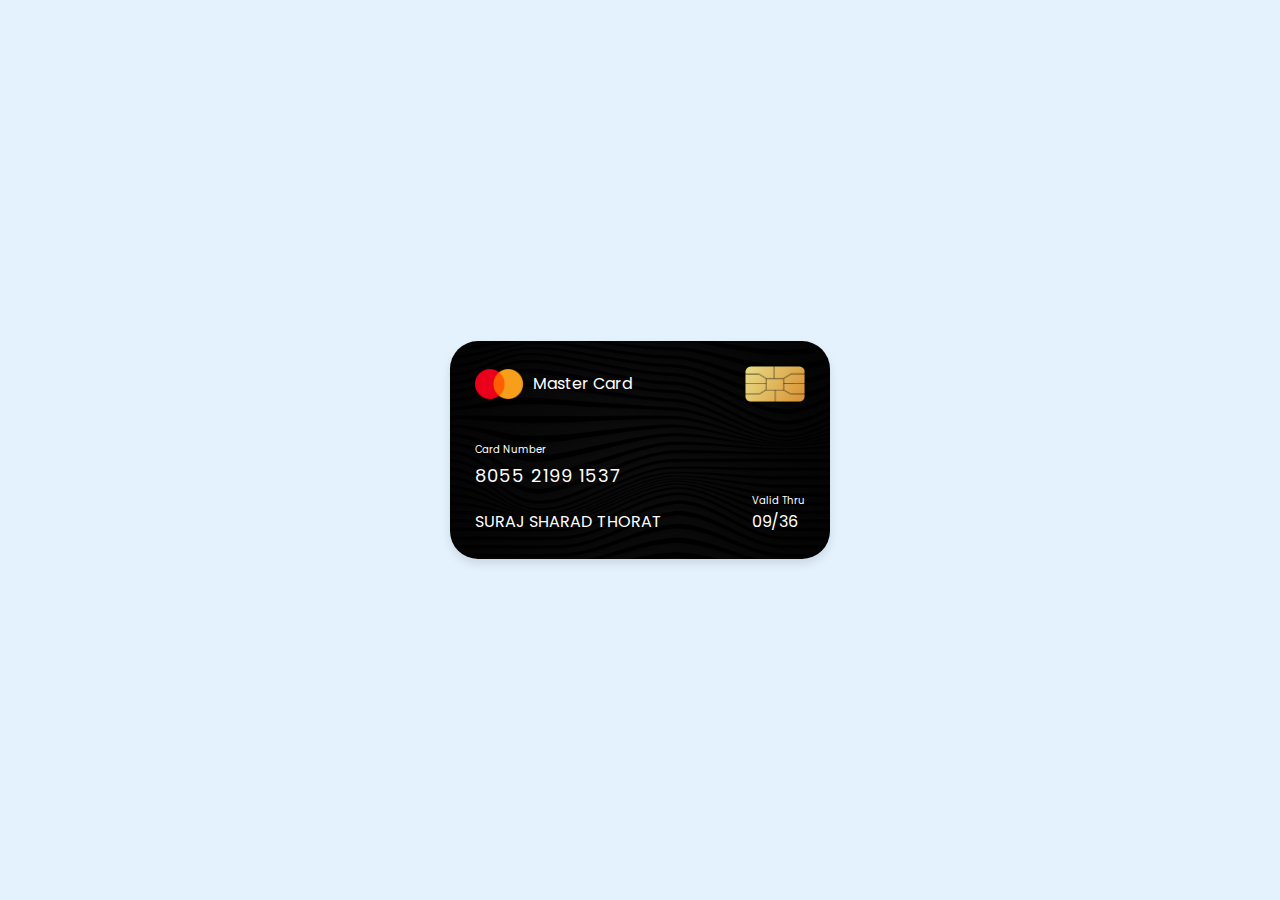
<file: Credit Card UI Design- Starting File/index.html>
<!DOCTYPE html>
<!-- Coding by CodingLab | www.codinglabweb.com-->
<html lang="en">
  <head>
    <meta charset="UTF-8" />
    <meta http-equiv="X-UA-Compatible" content="IE=edge" />
    <meta name="viewport" content="width=device-width, initial-scale=1.0" />
    <title>Credit Card Ui Design</title>
    <link rel="stylesheet" href="style.css" />
  </head>
  <body>
      <div class="container">
      <header>
        <span class="logo">
          <img src="images/logo.png" alt="" />
          <h5>Master Card</h5>
        </span>
        <img src="images/chip.png" alt="" class="chip" />
      </header>
      <div class="card-details">
        <div class="name-number">
          <h6>Card Number</h6>
          <h5 class="number">8055 2199 1537</h5>
          <h5 class="name">SURAJ SHARAD THORAT</h5>
        </div>
        <div class="valid-date">
          <h6>Valid Thru</h6>
          <h5>09/36</h5>
        </div>
      </div>
    </div>
  </body>
</html>
</file>
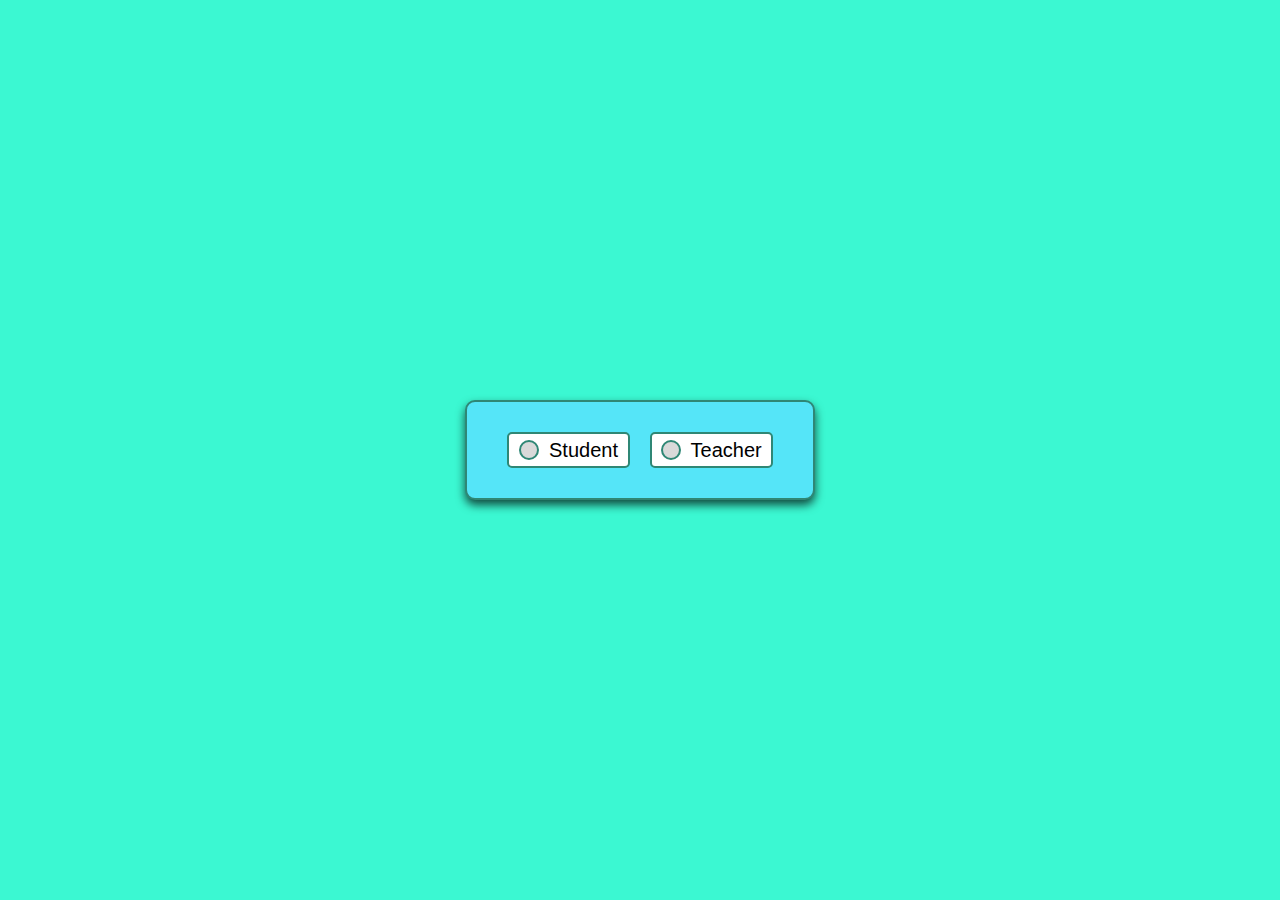
<file: Custom Radio Buttons/index.html>
<!DOCTYPE html>
<html lang="en">
<head>
    <meta charset="UTF-8">
    <meta name="viewport" content="width=device-width, initial-scale=1.0">
    <link rel="stylesheet" href="styles.css">
    <title>Document</title>
</head>
<body>
<div class="wrapper">
  <input type="radio" name="select" id="option-1">
  <input type="radio" name="select" id="option-2">

  <label for="option-1" class="option option-1">
    <div class="dot"></div>
    <span>Student</span>
  </label>

  <label for="option-2" class="option option-2">
    <div class="dot"></div>
    <span>Teacher</span>
  </label>
</div>

    
    
</body>

</html>
</file>
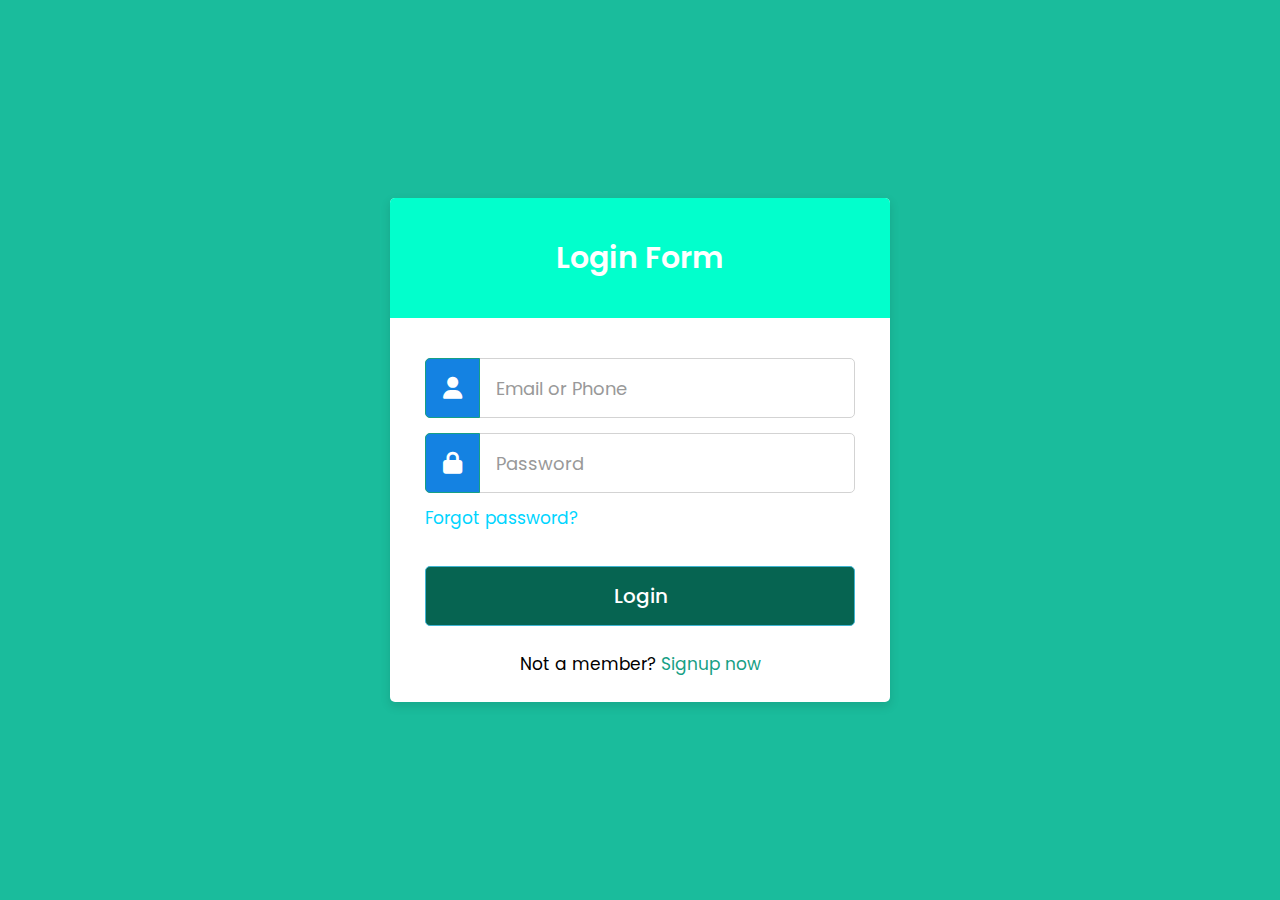
<file: LOGIN FORM/index.html>
<!DOCTYPE html>
<html lang="en">
<head>
  <meta charset="utf-8" />
  <meta name="viewport" content="width=device-width, initial-scale=1.0" />
  <title>Responsive Login Form HTML CSS </title>
  <link rel="stylesheet" href="styles.css" />
  <!-- Font Awesome CDN link for icons -->
  <link rel="stylesheet" href="https://cdnjs.cloudflare.com/ajax/libs/font-awesome/6.6.0/css/all.min.css" />
</head>
<body>
  <div class="wrapper">
    <div class="title"><span>Login Form</span></div>
    <form action="#">
      <div class="row">
        <i class="fas fa-user"></i>
        <input type="text" placeholder="Email or Phone" required />
      </div>
      <div class="row">
        <i class="fas fa-lock"></i>
        <input type="password" placeholder="Password" required />
      </div>
      <div class="pass"><a href="#">Forgot password?</a></div>
      <div class="row button">
        <input type="submit" value="Login" />
      </div>
      <div class="signup-link">Not a member? <a href="#">Signup now</a></div>
    </form>
  </div>
</body>
</html>
</file>
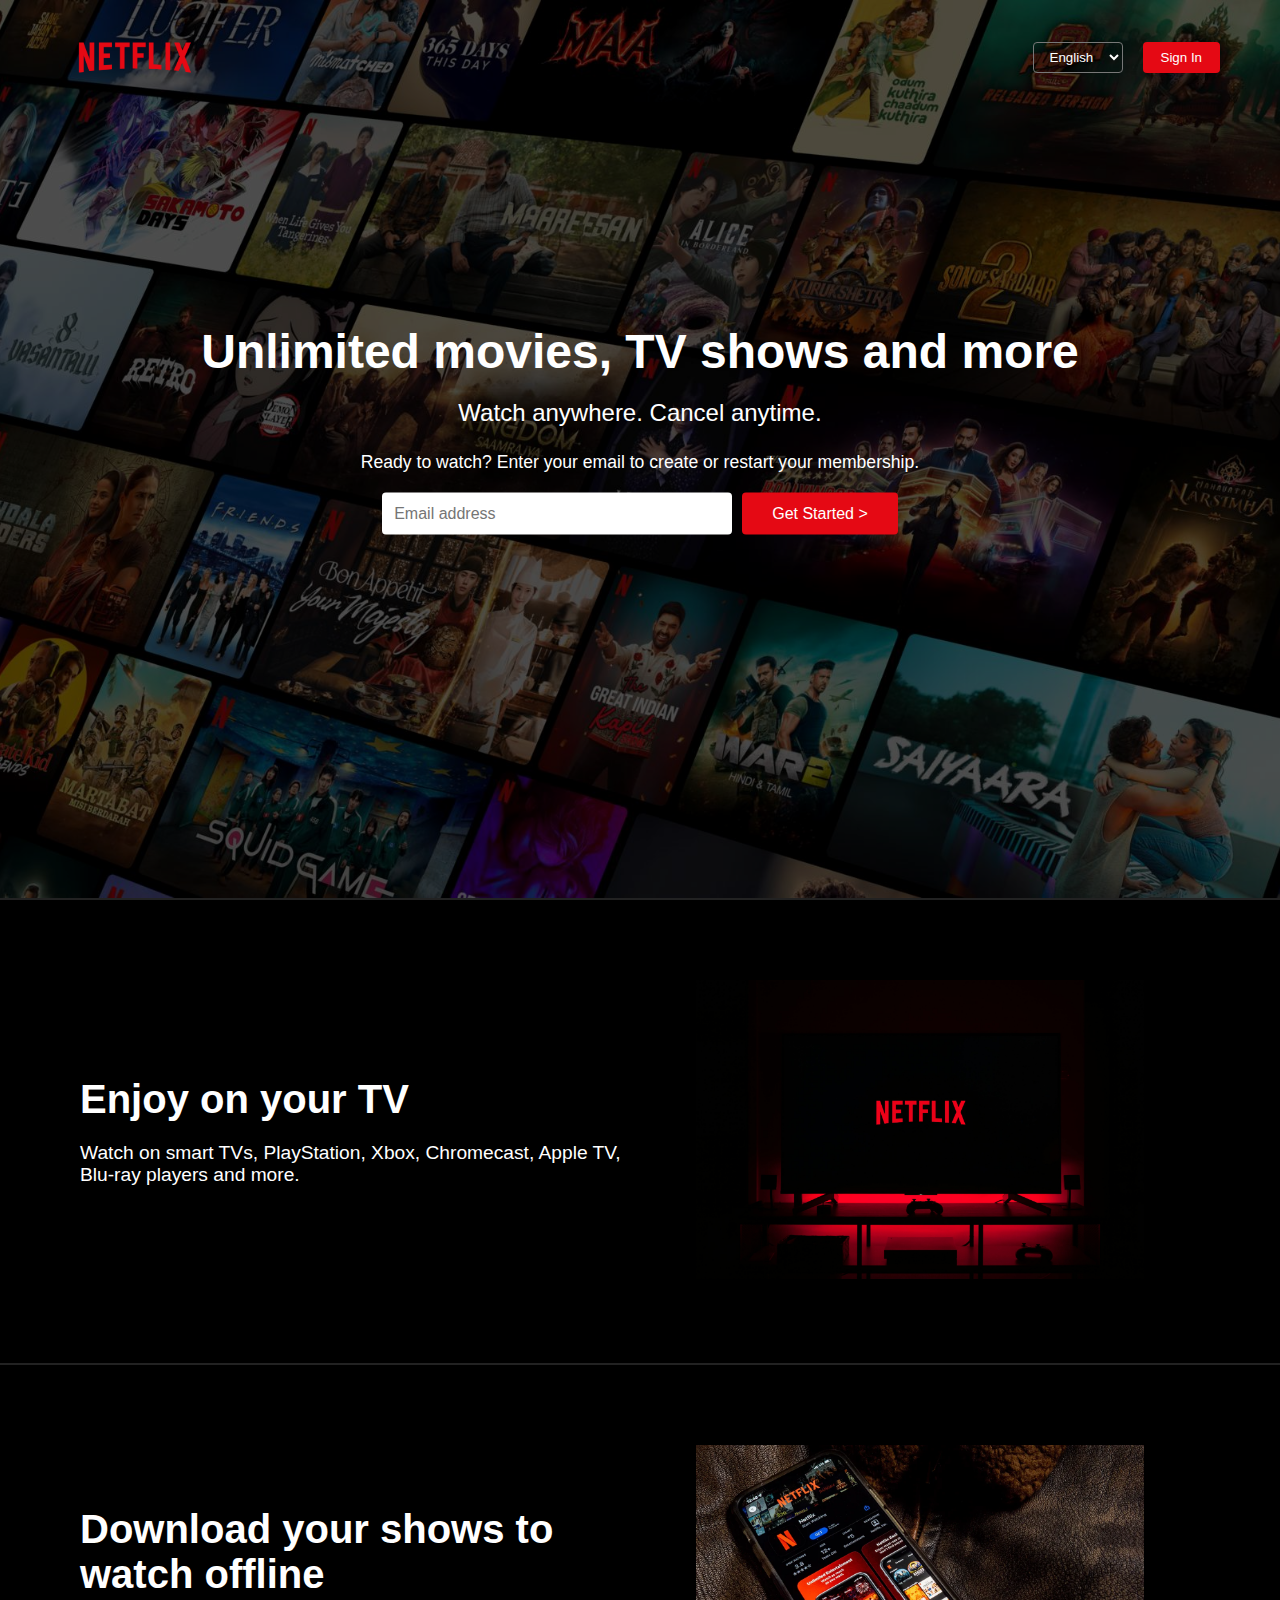
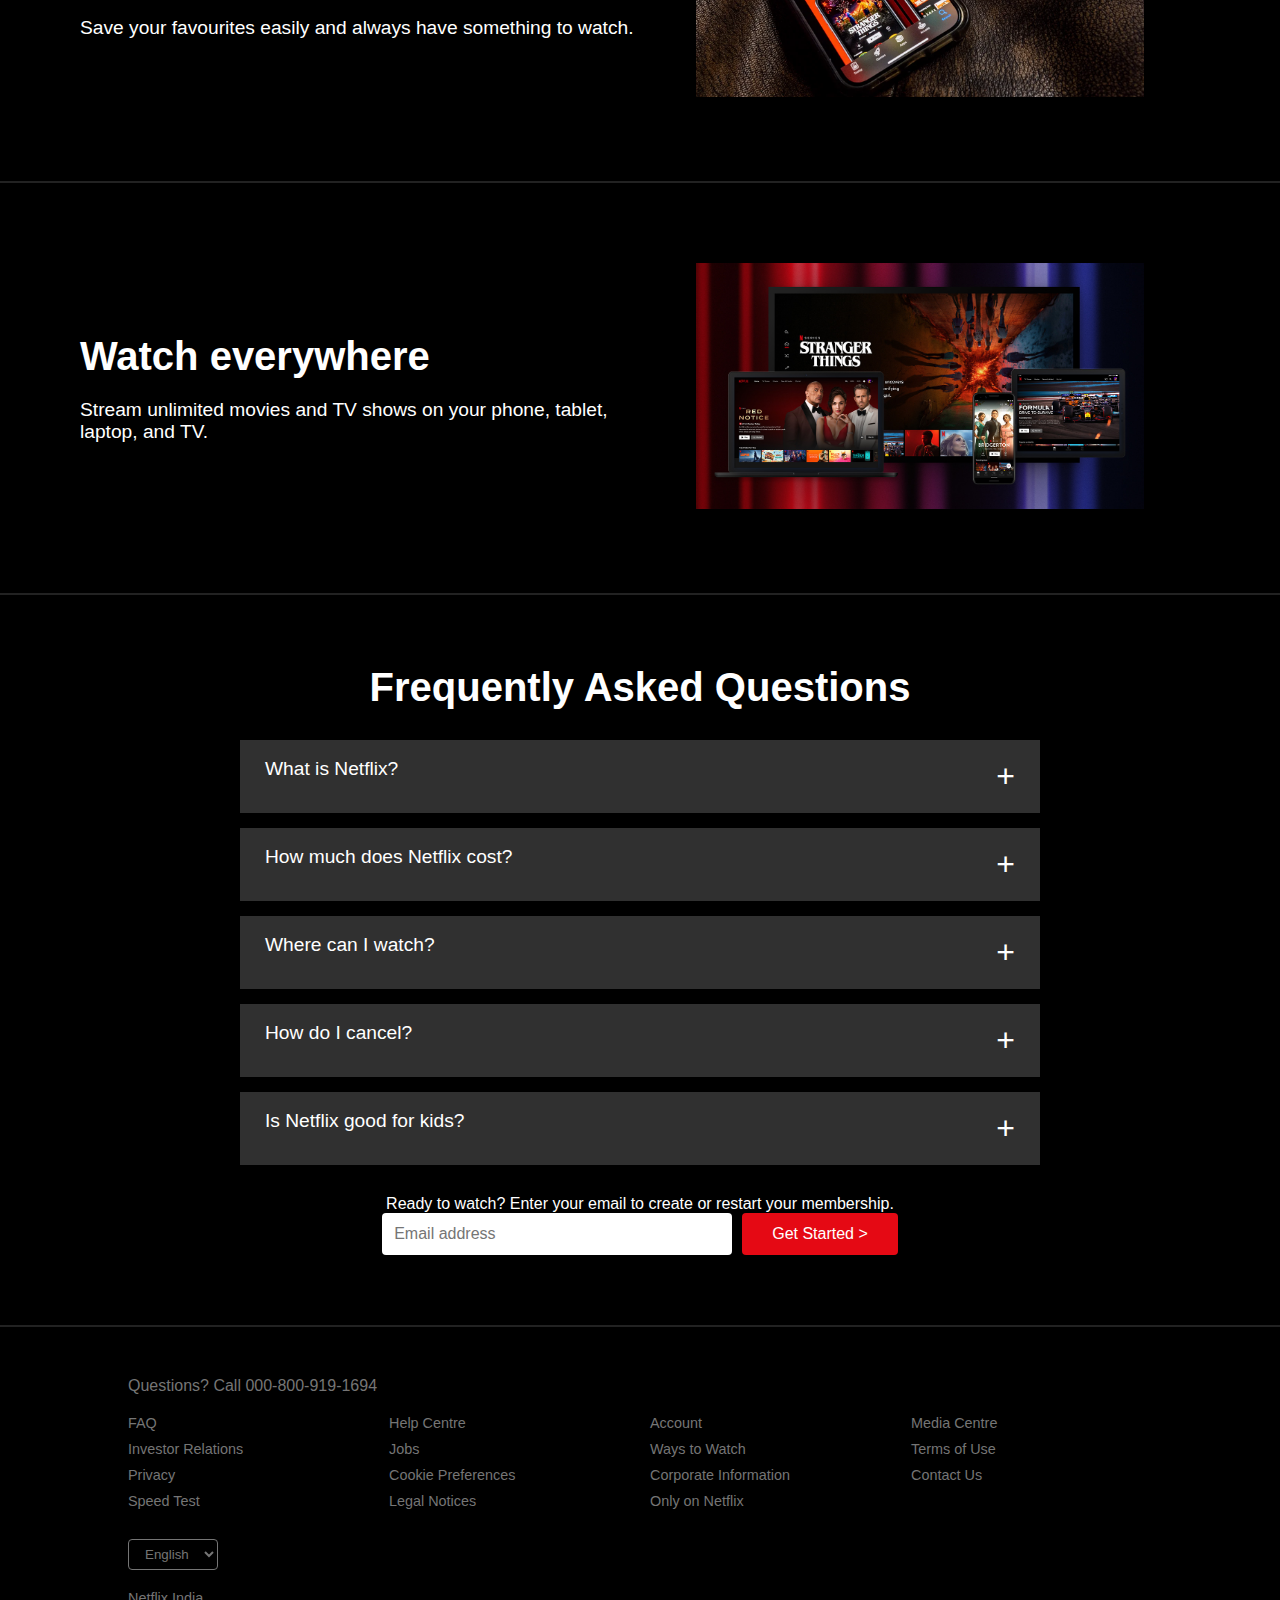
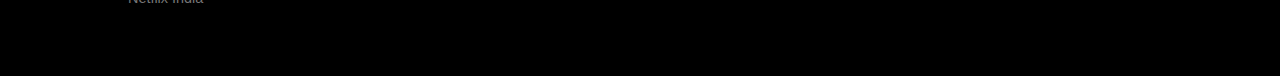
<file: Netflix/index.html>
<!DOCTYPE html>
<html lang="en">
<head>
  <meta charset="UTF-8">
  <meta name="viewport" content="width=device-width, initial-scale=1.0">
  <title>Netflix India – Watch TV Shows Online</title>
  <link rel="stylesheet" href="style.css">
  <link rel="icon" href="img/icon.png" type="image/png">
</head>
<body>
  <!-- Header -->
  <div class="header">
    <div class="nav">
      <img src="img/logo.png" class="logo" alt="Netflix Logo">
      <div class="nav-buttons">
        <select>
          <option>English</option>
          <option>हिन्दी</option>
        </select>
        <button>Sign In</button>
      </div>
    </div>
    <div class="hero-content">
      <h1>Unlimited movies, TV shows and more</h1>
      <h2>Watch anywhere. Cancel anytime.</h2>
      <p>Ready to watch? Enter your email to create or restart your membership.</p>
      <div class="email-form">
        <input type="email" placeholder="Email address">
        <button>Get Started &gt;</button>
      </div>
    </div>
  </div>

  <!-- Section 1 -->
  <section class="feature">
    <div class="text">
      <h1>Enjoy on your TV</h1>
      <p>Watch on smart TVs, PlayStation, Xbox, Chromecast, Apple TV, Blu-ray players and more.</p>
    </div>
    <div class="image">
      <img src="img/tv.jpeg" alt="TV">
    </div>
  </section>

  <!-- Section 2 -->
  <section class="feature reverse">
    <div class="image">
      <img src="img/mobile.webp" alt="Mobile Download">
    </div>
    <div class="text">
      <h1>Download your shows to watch offline</h1>
      <p>Save your favourites easily and always have something to watch.</p>
    </div>
  </section>

  <!-- Section 3 -->
  <section class="feature">
    <div class="text">
      <h1>Watch everywhere</h1>
      <p>Stream unlimited movies and TV shows on your phone, tablet, laptop, and TV.</p>
    </div>
    <div class="image">
      <img src="img/device-pile-in.jpg" alt="Devices">
    </div>
  </section>

  <!-- FAQ -->
  <section class="faq">
    <h1>Frequently Asked Questions</h1>
    <div class="faq-box">
      <button class="faq-item">What is Netflix?<span>+</span></button>
      <button class="faq-item">How much does Netflix cost?<span>+</span></button>
      <button class="faq-item">Where can I watch?<span>+</span></button>
      <button class="faq-item">How do I cancel?<span>+</span></button>
      <button class="faq-item">Is Netflix good for kids?<span>+</span></button>
    </div>
    <p>Ready to watch? Enter your email to create or restart your membership.</p>
    <div class="email-form">
      <input type="email" placeholder="Email address">
      <button>Get Started &gt;</button>
    </div>
  </section>

  <!-- Footer -->
  <footer>
    <p>Questions? Call 000-800-919-1694</p>
    <div class="footer-cols">
      <div>
        <a href="#">FAQ</a>
        <a href="#">Investor Relations</a>
        <a href="#">Privacy</a>
        <a href="#">Speed Test</a>
      </div>
      <div>
        <a href="#">Help Centre</a>
        <a href="#">Jobs</a>
        <a href="#">Cookie Preferences</a>
        <a href="#">Legal Notices</a>
      </div>
      <div>
        <a href="#">Account</a>
        <a href="#">Ways to Watch</a>
        <a href="#">Corporate Information</a>
        <a href="#">Only on Netflix</a>
      </div>
      <div>
        <a href="#">Media Centre</a>
        <a href="#">Terms of Use</a>
        <a href="#">Contact Us</a>
      </div>
    </div>
    <select>
      <option>English</option>
      <option>हिन्दी</option>
    </select>
    <p class="copy-text">Netflix India</p>
  </footer>
</body>
</html>
</file>
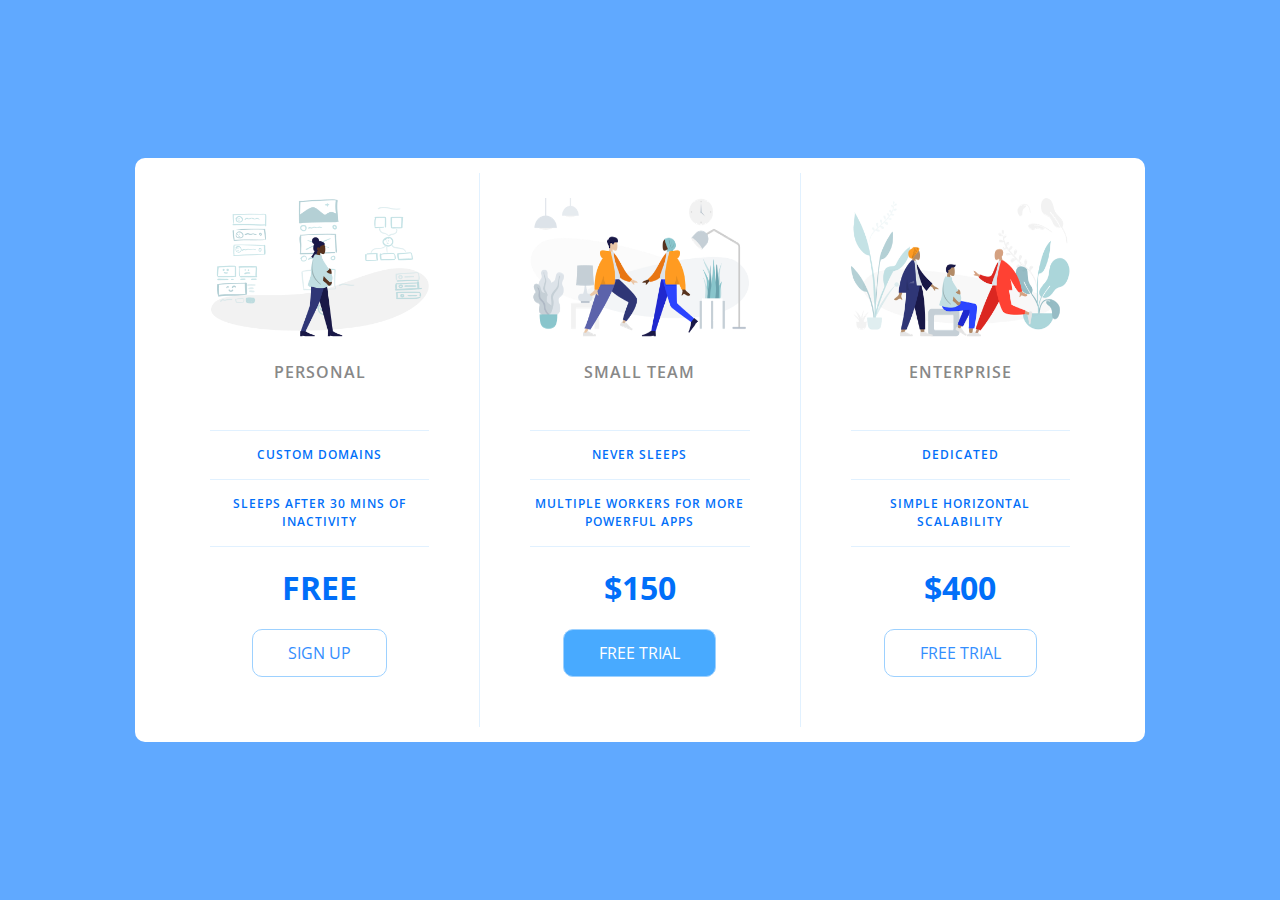
<file: PriceTable/index.html>
<!DOCTYPE html>
<html lang="en">

<head>
    <meta charset="UTF-8">
    <meta name="viewport" content="width=device-width, initial-scale=1.0">
    <title>Price Tiers</title>
    <link rel="stylesheet" href="https://fonts.googleapis.com/css?family=Open+Sans:400,600,700">
    <link rel="stylesheet" href="app.css">
</head>

<body>
    <div class="panel">

        <div class="pricing-plan">
            <img src="icons/icon1.png" alt="" class="pricing-img">
            <h2 class="pricing-header">Personal</h2>
            <ul class="pricing-features">
                <li class="pricing-features-item">Custom domains</li>
                <li class="pricing-features-item">Sleeps after 30 mins of inactivity</li>
            </ul>
            <span class="pricing-price">Free</span>
            <a href="#/" class="pricing-button">Sign up</a>
        </div>

        <div class="pricing-plan">
            <img src="icons/icon2.png" alt="" class="pricing-img">
            <h2 class="pricing-header">Small team</h2>
            <ul class="pricing-features">
                <li class="pricing-features-item">Never sleeps</li>
                <li class="pricing-features-item">Multiple workers for more powerful apps</li>
            </ul>
            <span class="pricing-price">$150</span>
            <a href="#/" class="pricing-button is-featured">Free trial</a>
        </div>

        <div class="pricing-plan">
            <img src="icons/icon3.png" alt="" class="pricing-img">
            <h2 class="pricing-header">Enterprise</h2>
            <ul class="pricing-features">
                <li class="pricing-features-item">Dedicated</li>
                <li class="pricing-features-item">Simple horizontal scalability</li>
            </ul>
            <span class="pricing-price">$400</span>
            <a href="#/" class="pricing-button">Free trial</a>
        </div>

    </div>

</body>

</html>
</file>
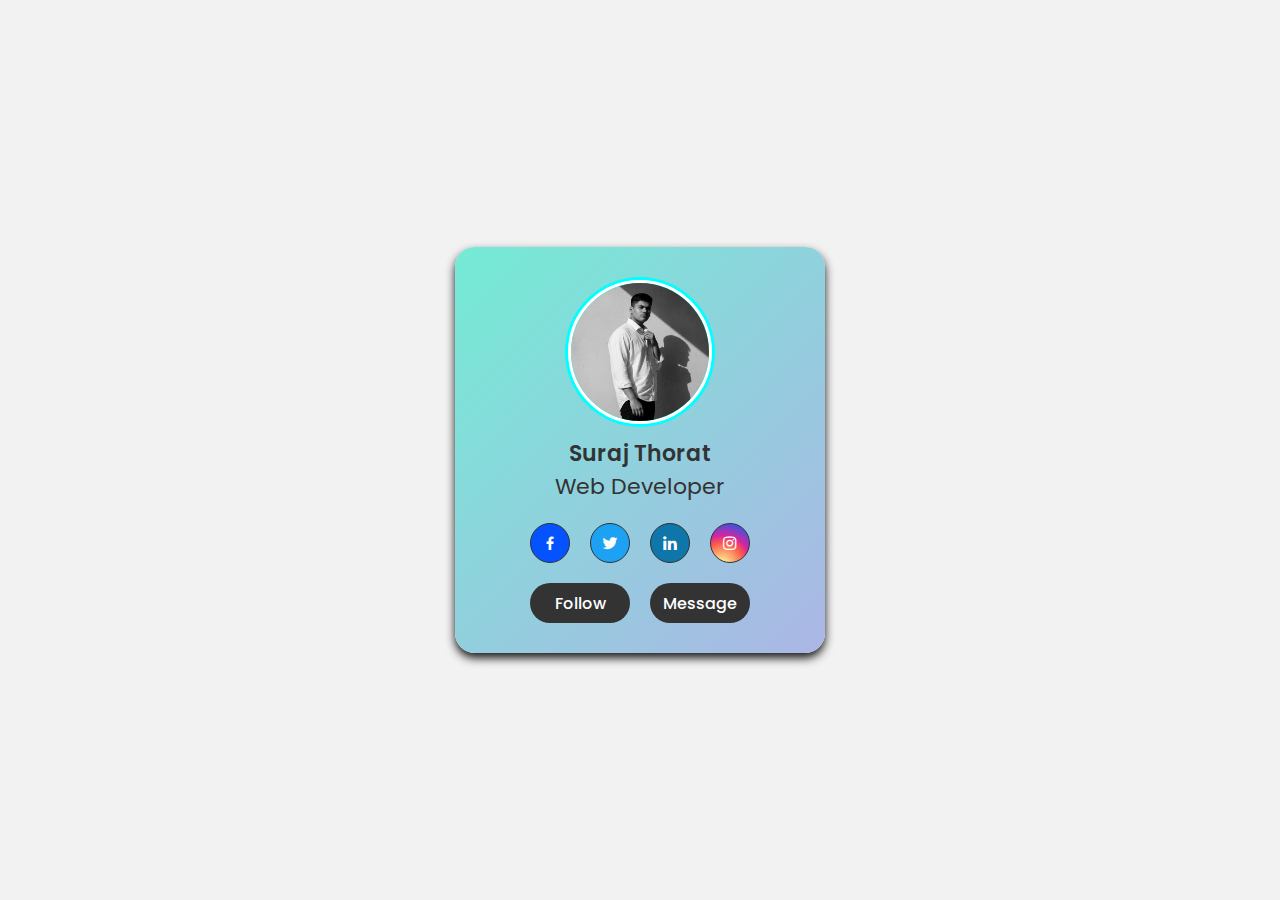
<file: Profile Card/index.html>
<!DOCTYPE html>
<html lang="en">
<head>
    <meta charset="UTF-8">
    <meta name="viewport" content="width=device-width, initial-scale=1.0">
    <title>Profile Card </title>
    <link rel="stylesheet" href="styles.css">
    <!-- Boxicons CSS -->
<link href='https://unpkg.com/boxicons@2.1.4/css/boxicons.min.css' rel='stylesheet'>
</head>
<body>
    <div class="Profile-card">
        <div class="image">
        <img src="img1.png" alt="Profile-Image" class="Profile-img">
        </div>
        <div class="text-data">
        <span class="name">Suraj Thorat</span>
        <span class="profession"> Web Developer</span>
    </div>
    <div class="media-icons">
        <a href="https://www.facebook.com/share/1FJJVuBW1D/" class="facebook"><i class='bx bxl-facebook'></i></a>
        <a href="https://x.com/SurajTh34183915" class="twitter"><i class='bx bxl-twitter' ></i></a>
        <a href="https://www.linkedin.com/in/suraj-thorat9155" class="linkedin"><i class='bx bxl-linkedin' ></i></a>
        <a href="https://www.instagram.com/thorat_suraj_9155" class="instagram"><i class='bx bxl-instagram' ></i></a>
    </div>
    <div class="buttons">
        <button class="btn">Follow</button>
        <button class="btn">Message</button>
    </div>
    <div>

    </div>
    
    </div>
</body>
</html>
</file>
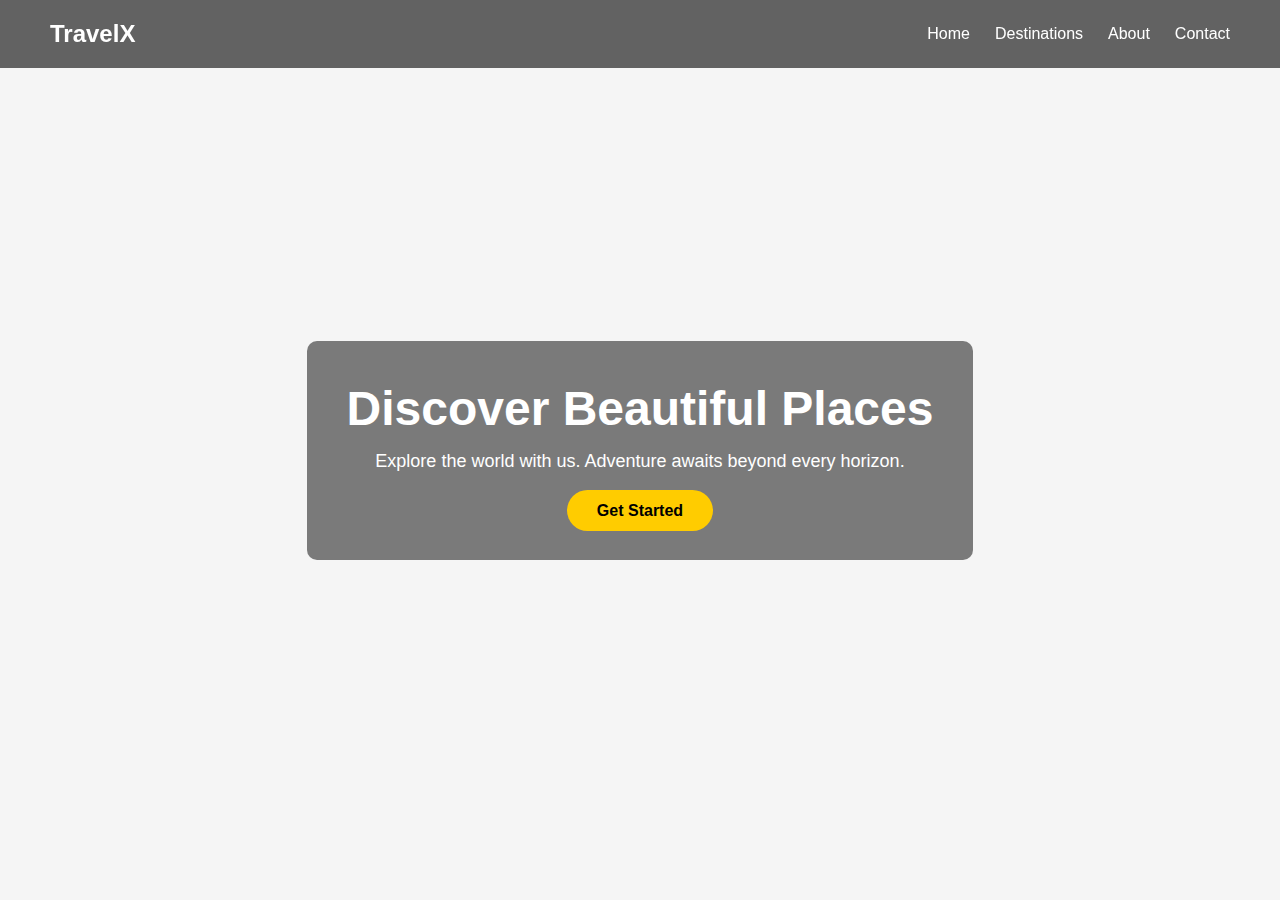
<file: Travel Landing Page/index.html>
<!DOCTYPE html>
<html lang="en">
<head>
  <meta charset="UTF-8">
  <meta name="viewport" content="width=device-width, initial-scale=1.0">
  <title>Day 1 - Travel Landing Page</title>
  <link rel="stylesheet" href="style.css">
</head>
<body>
  <header>
    <h1>TravelX</h1>
    <nav>
      <ul>
        <li><a href="#">Home</a></li>
        <li><a href="#">Destinations</a></li>
        <li><a href="#">About</a></li>
        <li><a href="#">Contact</a></li>
      </ul>
    </nav>
  </header>

  <section class="hero">
    <div class="hero-content">
      <h2>Discover Beautiful Places</h2>
      <p>Explore the world with us. Adventure awaits beyond every horizon.</p>
      <a href="#" class="btn">Get Started</a>
    </div>
  </section>
</body>
</html>
</file>
<file: Credit Card UI Design- Starting File/style.css>
/* Import Google Font - Poppins */
@import url("https://fonts.googleapis.com/css2?family=Poppins:wght@300;400;500;600&display=swap");
* {
  margin: 0;
  padding: 0;
  box-sizing: border-box;
  font-family: "Poppins", sans-serif;
}
body {
  min-height: 100vh;
  display: flex;
  align-items: center;
  justify-content: center;
  background: #e3f2fd;
}
.container {
  position: relative;
  background-image: url("images/bg.png");
  background-size: cover;
  padding: 25px;
  border-radius: 28px;
  max-width: 380px;
  width: 100%;
  box-shadow: 0 5px 10px rgba(0, 0, 0, 0.1);
}
header,
.logo {
  display: flex;
  align-items: center;
  justify-content: space-between;
}
.logo img {
  width: 48px;
  margin-right: 10px;
}
h5 {
  font-size: 16px;
  font-weight: 400;
  color: #fff;
}
header .chip {
  width: 60px;
}
h6 {
  color: #fff;
  font-size: 10px;
  font-weight: 400;
}
h5.number {
  margin-top: 4px;
  font-size: 18px;
  letter-spacing: 1px;
}
h5.name {
  margin-top: 20px;
}
.container .card-details {
  margin-top: 40px;
  display: flex;
  justify-content: space-between;
  align-items: flex-end;
}
</file>
<file: Custom Radio Buttons/styles.css>
*{
    margin: 0;
    padding: 0;
    box-sizing: border-box;
    font-family: Arial, Helvetica, sans-serif;
}

html , body{
    display: grid;
    height: 100vh;
    background: #3bf8d2;
    place-items: center;
}

.wrapper{
    width: 350px;
    background: #55e5f8;
    padding: 30px;
    border-radius: 5px;
    box-shadow: 0 5px 10px rgba(0,0,0,0.7);
    height: 100px;
    border-radius: 10px;
    justify-content: space-evenly;
    align-items: center;
    display: flex;
    border: 2px solid #2f8775;
}

.wrapper .option{
    display: flex;
    align-items: center;
    cursor: pointer;
    background: #fff;
    height: 100%;
    width: 100%;
    border-radius: 5px;
    border: 2px solid #2f8775;
    /* padding: 15px 20px; */
    align-items: center;
    justify-content: space-evenly;
    margin: 0 10px;
    transition: all 0.3s ease;
}
#option-1:checked ~ .option-1 ,
#option-2:checked ~ .option-2{
    background: #2f8775;
    color: #fff;
}
.wrapper .option .dot{
    height: 20px;
    width: 20px;
    border-radius: 50%;
    background: #d9d9d9;
    border: 2px solid #2f8775;
    position: relative;
}
#option-1:checked ~ .option-1 .dot,
#option-2:checked ~ .option-2 .dot{
    border-color: #2f8775;
    background: #2f8775;
}
.wrapper .option .dot::before{
    border-color: #2f8775;
    position: absolute;
    height: 12px;
    width: 12px;
    content: "";
    top: 4px;
    left: 4px;
    border-radius: 50%;
    opacity: 0;
    transition: all 0.3s ease;
    transform: scale(1); ;
}
#option-1:checked ~ .option-1 .dot::before,
#option-2:checked ~ .option-2 .dot::before{
    opacity: 1;
    background: #2f8775;
}
.wrapper .option span{
    color: rgb(0, 0, 0);
    font-size: 20px;
}

#option-1:checked ~ .option-1 span,
#option-2:checked ~ .option-2 span{
    opacity: 1;
    background: #2f8775;
}
input[type="radio"]{
    display: none;
}
</file>
<file: LOGIN FORM/styles.css>
/* Importing Google Fonts - Poppins */
@import url("https://fonts.googleapis.com/css2?family=Poppins:wght@400;500;600;700&display=swap");
* {
  margin: 0;
  padding: 0;
  box-sizing: border-box;
  font-family: "Poppins", sans-serif;
}
body {
  display: flex;
  align-items: center;
  justify-content: center;
  height: 100vh;
  padding: 15px;
  background: #1abc9c;
  overflow: hidden;
}
.wrapper {
  max-width: 500px;
  width: 100%;
  background: #fff;
  border-radius: 5px;
  box-shadow: 0px 4px 10px 1px rgba(0, 0, 0, 0.1);
}
.wrapper .title {
  height: 120px;
  background: #02ffcc;
  border-radius: 5px 5px 0 0;
  color: #fff;
  font-size: 30px;
  font-weight: 600;
  display: flex;
  align-items: center;
  justify-content: center;
}
.wrapper form {
  padding: 25px 35px;
}
.wrapper form .row {
  height: 60px;
  margin-top: 15px;
  position: relative;
}
.wrapper form .row input {
  height: 100%;
  width: 100%;
  outline: none;
  padding-left: 70px;
  border-radius: 5px;
  border: 1px solid lightgrey;
  font-size: 18px;
  transition: all 0.3s ease;
}
form .row input:focus {
  border-color: #16a085;
}
form .row input::placeholder {
  color: #999;
}
.wrapper form .row i {
  position: absolute;
  width: 55px;
  height: 100%;
  color: #fff;
  font-size: 22px;
  background: #1482e2;
  border: 1px solid #16a085;
  border-radius: 5px 0 0 5px;
  display: flex;
  align-items: center;
  justify-content: center;
}
.wrapper form .pass {
  margin-top: 12px;
}
.wrapper form .pass a {
  color: #00d5ff;
  font-size: 17px;
  text-decoration: none;
}
.wrapper form .pass a:hover {
  text-decoration: underline;
}
.wrapper form .button input {
  margin-top: 20px;
  color: #ffffff;
  font-size: 20px;
  font-weight: 500;
  padding-left: 0px;
  background: #066451;
  border: 1px solid #3fb5d2;
  cursor: pointer;
}
form .button input:hover {
  background: #0becec;
}
.wrapper form .signup-link {
  text-align: center;
  margin-top: 45px;
  font-size: 17px;
}
.wrapper form .signup-link a {
  color: #16a085;
  text-decoration: none;
}
form .signup-link a:hover {
  text-decoration: underline;
}
</file>
<file: Netflix/style.css>
/* General */
* { margin:0; padding:0; box-sizing:border-box; font-family:'Poppins',sans-serif; }
body { background:#000; color:#fff; }

/* Header */
.header {
  height:100vh;
  background:url('img/bg.jpg') center/cover no-repeat;
  position:relative;
  border-bottom:2px solid #222;

}
.header::after {
  content:'';
  position:absolute; top:0; left:0; width:100%; height:100%;
  background:rgba(0,0,0,0.6);
}
.nav {
  position:relative; z-index:2;
  display:flex; justify-content:space-between; align-items:center;
  padding:20px 60px;
}
.logo { width:150px; }
.nav-buttons { display:flex; align-items:center; gap:20px; }
.nav select {
  background:transparent; color:#fff; border:1px solid #777;
  padding:6px 12px; border-radius:4px;
}
.nav button {
  background:#e50914; color:#fff; border:none;
  padding:8px 18px; border-radius:4px; cursor:pointer;
}
.hero-content {
  position:relative; z-index:2; text-align:center; top:35%;
  transform:translateY(-50%);
}
.hero-content h1 { font-size:3rem; margin-bottom:20px; }
.hero-content h2 { font-weight:400; margin-bottom:25px; }
.hero-content p { font-size:1.1rem; margin-bottom:20px; }
.email-form { display:flex; justify-content:center; gap:10px; flex-wrap:wrap; }
.email-form input {
  width:350px; padding:12px; border:none; border-radius:4px; font-size:1rem;
}
.email-form button {
  background:#e50914; border:none; color:#fff; font-size:1rem;
  padding:12px 30px; border-radius:4px; cursor:pointer;
}

/* Feature sections */
.feature {
  display:flex; justify-content:center; align-items:center;
  padding:80px; border-bottom:2px solid #222; flex-wrap:wrap;
}
.feature.reverse { flex-direction:row-reverse; }
.feature .text { flex:1; min-width:300px; }
.feature .text h1 { font-size:2.5rem; margin-bottom:20px; }
.feature .text p { font-size:1.2rem; }
.feature .image { flex:1; min-width:300px; text-align:center; }
.feature .image img { width:80%; }

/* FAQ */
.faq {
  text-align:center;
  padding:70px 20px;
  border-bottom:2px solid #222;
}
.faq h1 { font-size:2.5rem; margin-bottom:30px; }
.faq-box {
  display:flex; flex-direction:column; gap:15px;
  max-width:800px; margin:0 auto 30px;
}
.faq-item {
  background:#303030; color:#fff;
  text-align:left; padding:18px 25px;
  font-size:1.2rem; border:none;
  display:flex; justify-content:space-between;
  cursor:pointer;
}
.faq-item span { font-size:2rem; }

/* Footer */
footer {
  padding:50px 10%; color:#757575; background:#000;
}
footer p { margin-bottom:20px; }
.footer-cols {
  display:grid; grid-template-columns:repeat(4,1fr);
  gap:20px; margin-bottom:20px;
}
.footer-cols a {
  display:block; color:#757575; text-decoration:none;
  font-size:0.9rem; margin-bottom:10px;
}
footer select {
  background:transparent; border:1px solid #757575; color:#757575;
  padding:6px 12px; border-radius:4px;
}
.copy-text { margin-top:20px; font-size:0.9rem; }

/* Responsive */
@media(max-width:900px){
  .feature { flex-direction:column; text-align:center; }
  .feature.reverse { flex-direction:column; }
  .feature img { width:90%; }
  .footer-cols { grid-template-columns:repeat(2,1fr); }
}
@media(max-width:600px){
  .hero-content h1 { font-size:2rem; }
  .hero-content h2 { font-size:1.2rem; }
  .email-form input { width:90%; }
}
</file>
<file: Profile Card/styles.css>
@import url('https://fonts.googleapis.com/css2?family=Poppins:ital,wght@0,100;0,200;0,300;0,400;0,500;0,600;0,700;0,800;0,900;1,100;1,200;1,300;1,400;1,500;1,600;1,700;1,800;1,900&display=swap');

*{
    margin: 0;
    padding: 0;
    font-family: 'Poppins', sans-serif;
    box-sizing: border-box;
}
body{
    display: flex;
    justify-content: center;
    align-items: center;
    min-height: 100vh;
    background: #f2f2f2;
}
.Profile-card{
    display: flex;
    flex-direction: column;
    align-items: center;
    max-width: 370px;
    width: 100%;
    /* background: #ffffff; */
    background: linear-gradient(135deg, #74ebd5 0%, #ACB6E5 100%);

    box-shadow: 0 5px 10px rgba(0,0,0,0.9);
    border-radius: 20px;
    padding: 30px ;
}

.image{
    position: relative;
    height: 150px;
    width: 150px;
    border-radius: 50%;
    background-color: rgb(0, 255, 255);
    padding: 3px;
    margin-bottom: 10px;
}
.image .Profile-img{
    height: 100%;
    width: 100%;
    border-radius: 50%;
    object-fit: cover;
    border: 3px solid #fff;
}
.Profile-card .text-data{
    /* text-align: center; */
    /* margin-top: 20px; */
    display: flex;
    flex-direction: column;
    align-items: center;
}
.text-data .name{
    font-size: 22px;
    font-weight: 600;
    color: #333;
}
.text-data .profession{
    font-size: 22px;
    font-weight: 400;
    color: #333;
}
.Profile-card .media-icons{
    display: flex;
    justify-content: center;
    margin-top: 20px;
}
.media-icons a{
    height: 40px;
    width: 40px;
    display: flex;
    justify-content: center;
    align-items: center;
    margin: 0 10px;
    text-decoration: none;
    color: #ffffff;
    border-radius: 50%;
    border: 1px solid #333;
    font-size: 18px;
    transition: all 0.3s ease;
}
.facebook{
    background-color: #0453ff;
    color: #ffffff;
    border: none;
}
.twitter{
    background-color: #1da1f2;
    color: #ffffff;
    border: none;
}
.instagram{
    background: radial-gradient(circle at 30% 107%, #fdf497 0%, #fdf497 5%, #fd5949 45%, #d6249f 60%, #285AEB 90%);
    color: #ffffff;
    border: none;
}
.linkedin{
    background-color: #0e76a8;
    color: #ffffff;
    border: none;
}
.Profile-card .buttons{
    margin-top: 20px;
    display: flex;
    justify-content: center;
}
.buttons .btn{
    height: 40px;
    width: 100px;
    margin: 0 10px;
    border: none;
    outline: none;
    border-radius: 24px;
    cursor: pointer;
    font-size: 16px;
    font-weight: 500;
    color: #fff;
    background-color: #333;
    transition: all 0.3s ease;
    
}
.buttons .btn:hover{
    background-color: #ff4f4f;
}
</file>
<file: PriceTable/app.css>
/* http://meyerweb.com/eric/tools/css/reset/ 
   v2.0 | 20110126
   License: none (public domain)
*/

html, body, div, span, applet, object, iframe,
h1, h2, h3, h4, h5, h6, p, blockquote, pre,
a, abbr, acronym, address, big, cite, code,
del, dfn, em, img, ins, kbd, q, s, samp,
small, strike, strong, sub, sup, tt, var,
b, u, i, center,
dl, dt, dd, ol, ul, li,
fieldset, form, label, legend,
table, caption, tbody, tfoot, thead, tr, th, td,
article, aside, canvas, details, embed, 
figure, figcaption, footer, header, hgroup, 
menu, nav, output, ruby, section, summary,
time, mark, audio, video {
	margin: 0;
	padding: 0;
	border: 0;
	font-size: 100%;
	font: inherit;
	vertical-align: baseline;
}
/* HTML5 display-role reset for older browsers */
article, aside, details, figcaption, figure, 
footer, header, hgroup, menu, nav, section {
	display: block;
}
body {
	line-height: 1;
}
ol, ul {
	list-style: none;
}
blockquote, q {
	quotes: none;
}
blockquote:before, blockquote:after,
q:before, q:after {
	content: '';
	content: none;
}
table {
	border-collapse: collapse;
	border-spacing: 0;
}

html {
  box-sizing: border-box;
  font-family: 'Open Sans', sans-serif;
}

body {
  background-color: #60a9ff;
  display: flex;
  justify-content: center;
  align-items: center;
  min-height: 100vh;
}

.panel {
  background-color: white;
  border-radius: 10px;
  padding: 15px 25px;
  width: 100%;
  max-width: 960px;
  display: flex;
  flex-direction: column;
  text-align: center;
  text-transform: uppercase;
}

.pricing-plan {
  border-bottom: 1px solid #e1f1ff;
}
.pricing-plan:last-child {
  border-bottom: none;
}

.pricing-img {
  margin-bottom: 25px;
  max-width: 100%;
}

.pricing-header {
  color: #888;
  font-weight: 600;
  letter-spacing: 1px;
}

.pricing-features {
  margin: 50px 0 25px;
  color: #016ff9;
}

.pricing-features-item {
  font-weight: 600;
  letter-spacing: 1px;
  font-size: 12px;
  line-height: 1.5;
  padding: 15px 0;
  border-top: 1px solid #e1f1ff;
}

.pricing-features-item:last-child{
  border-bottom: 1px solid #e1f1ff;
}

.pricing-price {
  color: #016ff9; 
  display: block;
  font-size: 32px;
  font-weight: 700;
}

.pricing-button {
  border: 1px solid #9dd1ff;
  border-radius: 10px;
  color: #348efe;
  display: inline-block;
  padding: 15px 35px;
  text-decoration: none;
  margin: 25px 0;
  transition: background-color 200ms ease-in-out;
}

.pricing-button:hover, .pricing-button:focus {
  background-color: #e1f1ff;
}

.pricing-button.is-featured {
  background-color: #48aaff;
  color: white;
}

.pricing-button.is-featured:hover, .pricing-button.is-featured:focus{
  background-color: #269aff;
  color: white;
}


@media (min-width: 900px){
  .panel {
    flex-direction: row;
  }
  .pricing-plan {
    border-bottom: none;
    border-right: 1px solid #e1f1ff;
    padding: 25px 50px;
  }
  .pricing-plan:last-child {
    border-right: none;
  }
}
</file>
<file: Travel Landing Page/style.css>
/* General Reset */
* {
  margin: 0;
  padding: 0;
  box-sizing: border-box;
  font-family: 'Poppins', sans-serif;
}

body {
  background-color: #f5f5f5;
  color: #000000;
}

/* Header */
header {
  background: rgba(0, 0, 0, 0.6);
  position: fixed;
  width: 100%;
  top: 0;
  left: 0;
  padding: 20px 50px;
  display: flex;
  justify-content: space-between;
  align-items: center;
  z-index: 1000;
}

header h1 {
  color: #fff;
  font-size: 24px;
}

nav ul {
  list-style: none;
  display: flex;
  gap: 25px;
}

nav a {
  color: #fff;
  text-decoration: none;
  font-weight: 500;
  transition: color 0.3s;
}

nav a:hover {
  color: #ffcc00;
}

/* Hero Section */
.hero {
  background-image: url('https://images.unsplash.com/photo-1507525428034-b723cf961d3e');
  background-size: cover;
  background-position: center;
  height: 100vh;
  display: flex;
  justify-content: center;
  align-items: center;
  text-align: center;
  color: white;
  padding: 0 20px;
}

.hero-content {
  background: rgba(0, 0, 0, 0.5);
  padding: 40px;
  border-radius: 10px;
}

.hero h2 {
  font-size: 48px;
  margin-bottom: 15px;
}

.hero p {
  font-size: 18px;
  margin-bottom: 30px;
}

.btn {
  padding: 12px 30px;
  background: #ffcc00;
  color: #000;
  text-decoration: none;
  border-radius: 25px;
  font-weight: 600;
  transition: background 0.3s;
}

.btn:hover {
  background: #e6b800;
}

/* Responsive */
@media (max-width: 768px) {
  .hero h2 {
    font-size: 32px;
  }

  nav ul {
    gap: 10px;
  }
}
</file>
